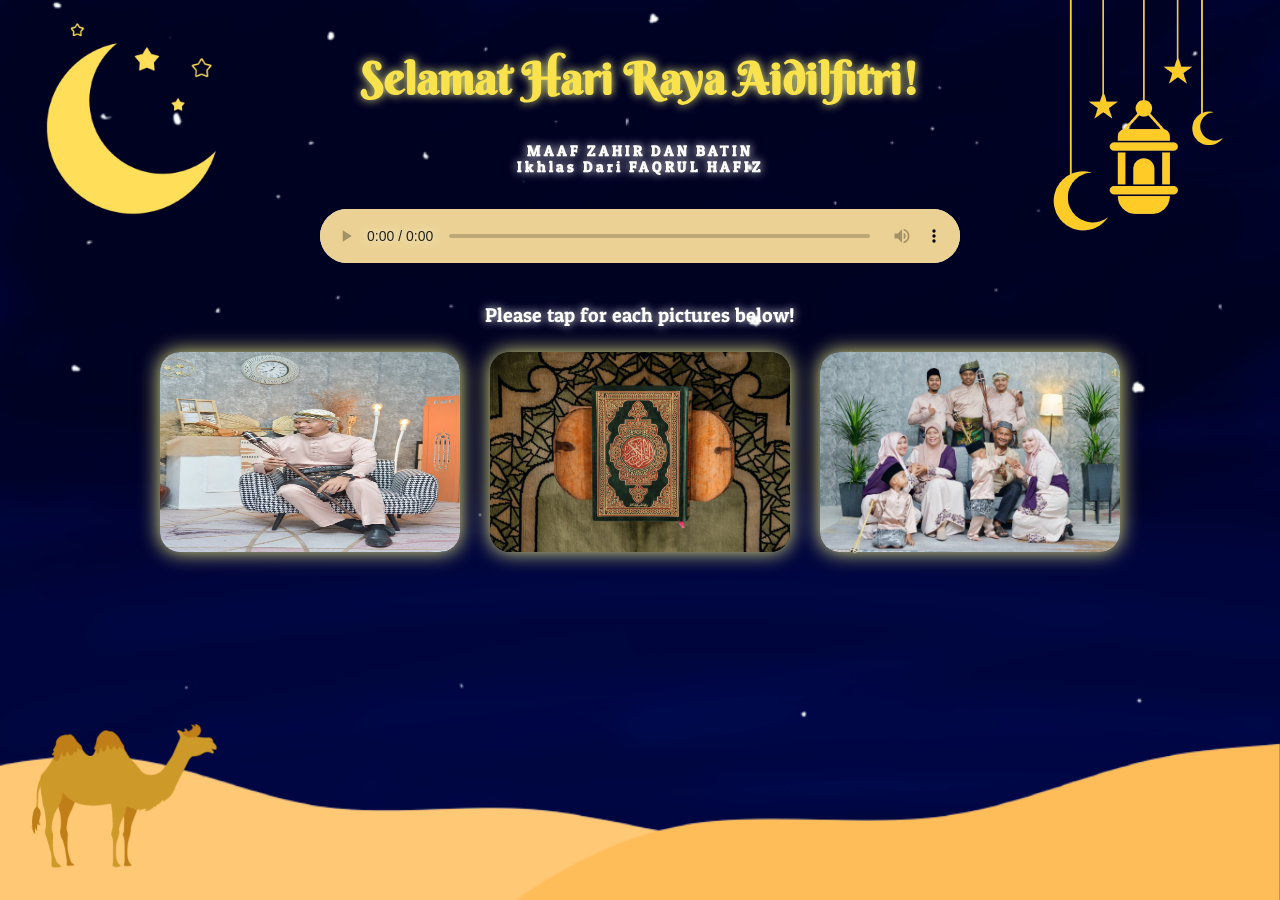
<file: index.html>
<!DOCTYPE html>
<html lang="en">
<head>
    <meta charset="UTF-8">
    <meta http-equiv="XA-UA-Compatible" content= "IE=edge">
    <meta name="viewport" content="width= device-width, initial scale=1.0">
    <link rel="stylesheet" href="styles.css">
    <link rel="icon" type="image/x-icon" href="favicon.svg">
    <link rel="preconnect" href="https://fonts.googleapis.com">
    <link rel="preconnect" href="https://fonts.gstatic.com" crossorigin>
    <link href="https://fonts.googleapis.com/css2?family=Aref+Ruqaa+Ink:wght@700&family=Berkshire+Swash&family=Patua+One&display=swap" rel="stylesheet">
    <title>Hafiz's Eid Card!</title>
</head>
<body>

<div class="container_moon">
    <img class="moon" src="mainpage/moon.png" alt="crescent moon">
</div>

<div class="container_lantern">
    <img class="lantern" src="mainpage/lantern.png" alt="lantern">
</div>

  <h1 class="float">Selamat Hari Raya Aidilfitri!</h1>
  <h2>MAAF ZAHIR DAN BATIN</h2>
  <h2>Ikhlas Dari FAQRUL HAFIZ</h2>

<div class="audio_player">
    <audio controls>
        <source src="https://i.top4top.io/m_3021tt3eu1.mp3" type="audio/mp3">
    </audio>
</div>

<img class="camel" src="mainpage/camel.png" alt="camel">
<img class="hill" src="mainpage/desert.png" alt="desert hill">

<p class="disclaimer">Please tap for each pictures below!</p>

<div class="container">
    <a href="message.html" class="message" target="blank">
        <img class="message_img" src="mainpage/01.jpg" alt="ucapan" width="300" height="200">
        <div class="message_overlay">
        <div class="message_title">Message</div>
        <p class="message_description">Read our Raya wishes here!</p>
        </div>
    </a>
    
    <a href="prayer.html" class="prayer" target="blank">
        <img class="prayer_img" src="mainpage/quran.jpg" alt="quran" width="300" height="200">
        <div class="prayer_overlay">
        <div class="prayer_title">Prayer</div>
        <p class="prayer_description">Let's read a prayer on Eid!</p>
        </div>
    </a>
    
    <a href="invitationpage.html" class="invitation" target="blank">
        <img class="invitation_img" src="mainpage/00.jpg" alt="hari raya food" width="300" height="200">
        <div class="invitation_overlay">
        <div class="invitation_title">Invitation</div>
        <p class="invitation_description">Come celebrate Eid with us!</p>
        </div>
    </a>
</div>   
</body>
</html>
</file>
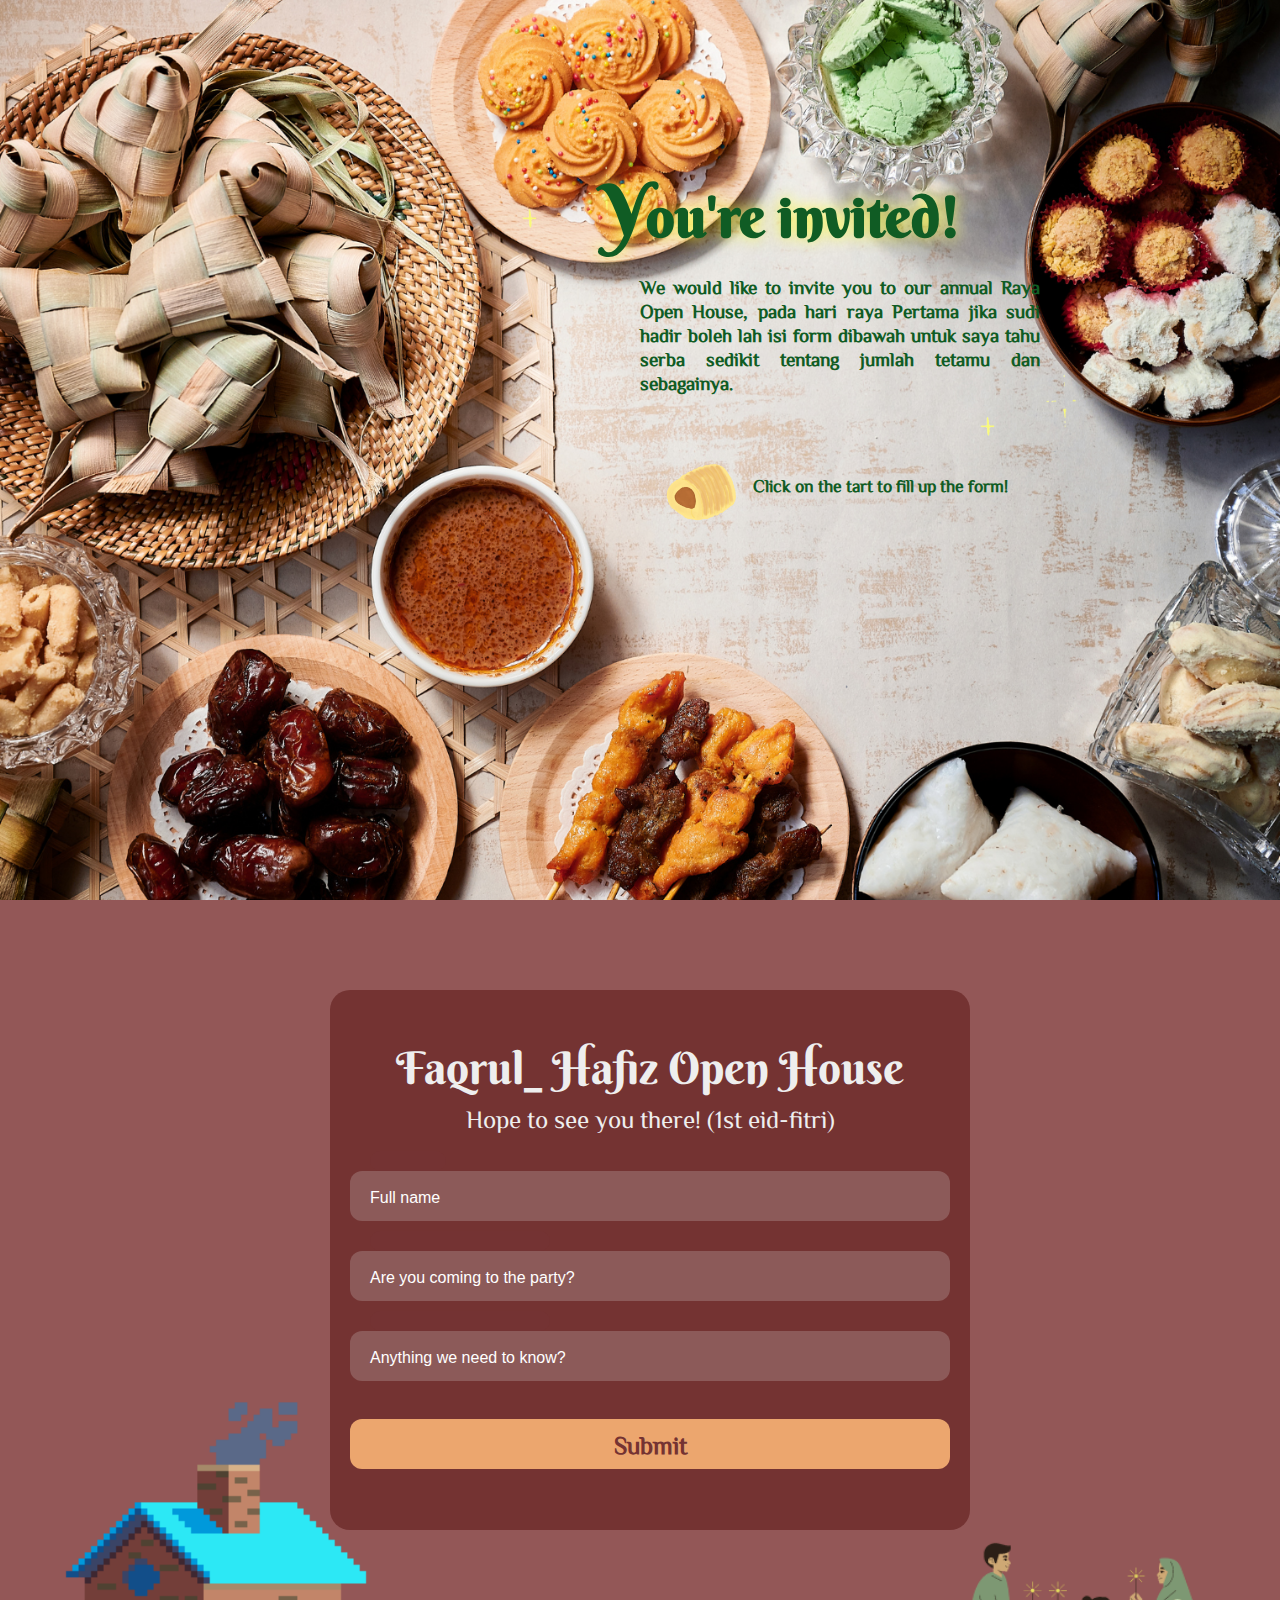
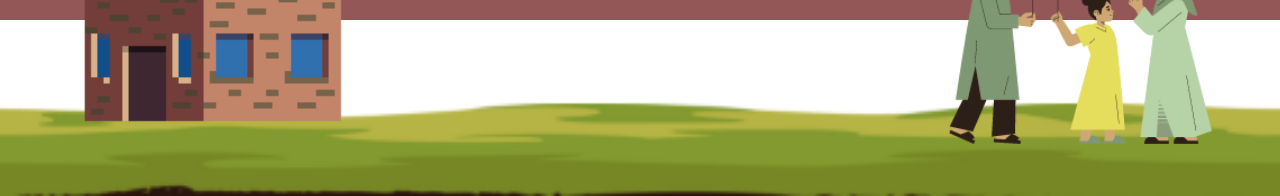
<file: invitationpage.html>
<!DOCTYPE html>
<html lang="en">
<head>
    <meta charset="UTF-8">
    <meta http-equiv="X-UA-Compatible" content="IE=edge">
    <meta name="viewport" content="width=device-width, initial-scale=1.0">
    <title>Invitation</title>
    <link rel="stylesheet" href="stylesi.css">
    <link rel="icon" type="image/x-icon" href="favicon.svg">
    <link rel="preconnect" href="https://fonts.googleapis.com">
    <link rel="preconnect" href="https://fonts.gstatic.com" crossorigin>
    <link href="https://fonts.googleapis.com/css2?family=Berkshire+Swash&family=Parisienne&family=ZCOOL+XiaoWei&display=swap" rel="stylesheet">
</head>

<body>
<img class="star1" src="invitationpage/star1.gif" alt="stars gif" width="150px">
<img class="star2" src="invitationpage/star2.gif" alt="stars gif" width="150px">

<div class="parallax"></div>
<h1 class="title"><span>Y</span>ou're invited!</h1>
<p class="invite_message">
    We would like to invite you to our annual Raya Open House, pada hari raya Pertama jika sudi hadir boleh lah isi form dibawah untuk saya tahu serba sedikit tentang jumlah tetamu dan sebagainya.
</p>
<a href="#form">
    <img class="tart" src="invitationpage/tart.png" alt="pineapple tart" width="70px">
</a>
<h5>Click on the tart to fill up the form!</h5>

<div class="bottom">
    <div class="div_form">
        <form id="form" class="form" action="https://formsubmit.co/faqrul669@gmail.com" method="POST">
            <div class="title2">Faqrul_ Hafiz Open House</div>
            <div class="subtitle">Hope to see you there! (1st eid-fitri)</div>
            <div class="input_container ic1">
                <input id="fullname" class="input" type="text" placeholder=" " name="fullname">
                <div class="cut"></div>
                <label for="fullname" class="placeholder">Full name</label>
            </div>
            <div class="input_container ic2">
                <input id="attendance" class="input" type="text" placeholder=" " name="attendance">
                <div class="cut cut-short"></div>
                <label for="attendance" class="placeholder">Are you coming to the party?</label>
            </div>
            <div class="input_container ic2">
                <input id="remarks" class="input" type="text" placeholder=" " name="remarks">
                <div class="cut cut-short"></div>
                <label for="remarks" class="placeholder">Anything we need to know?</label>
            </div>
            <button type="submit" class="submit">Submit</button>
        </form>
    </div>
</div>
<img src="invitationpage/grass.png" alt="grass" class="grass">
<img src="invitationpage/house2.gif" alt="house" class="house">
<img src="invitationpage/family.png" alt="family" class="family">
</body>
</html>
</file>
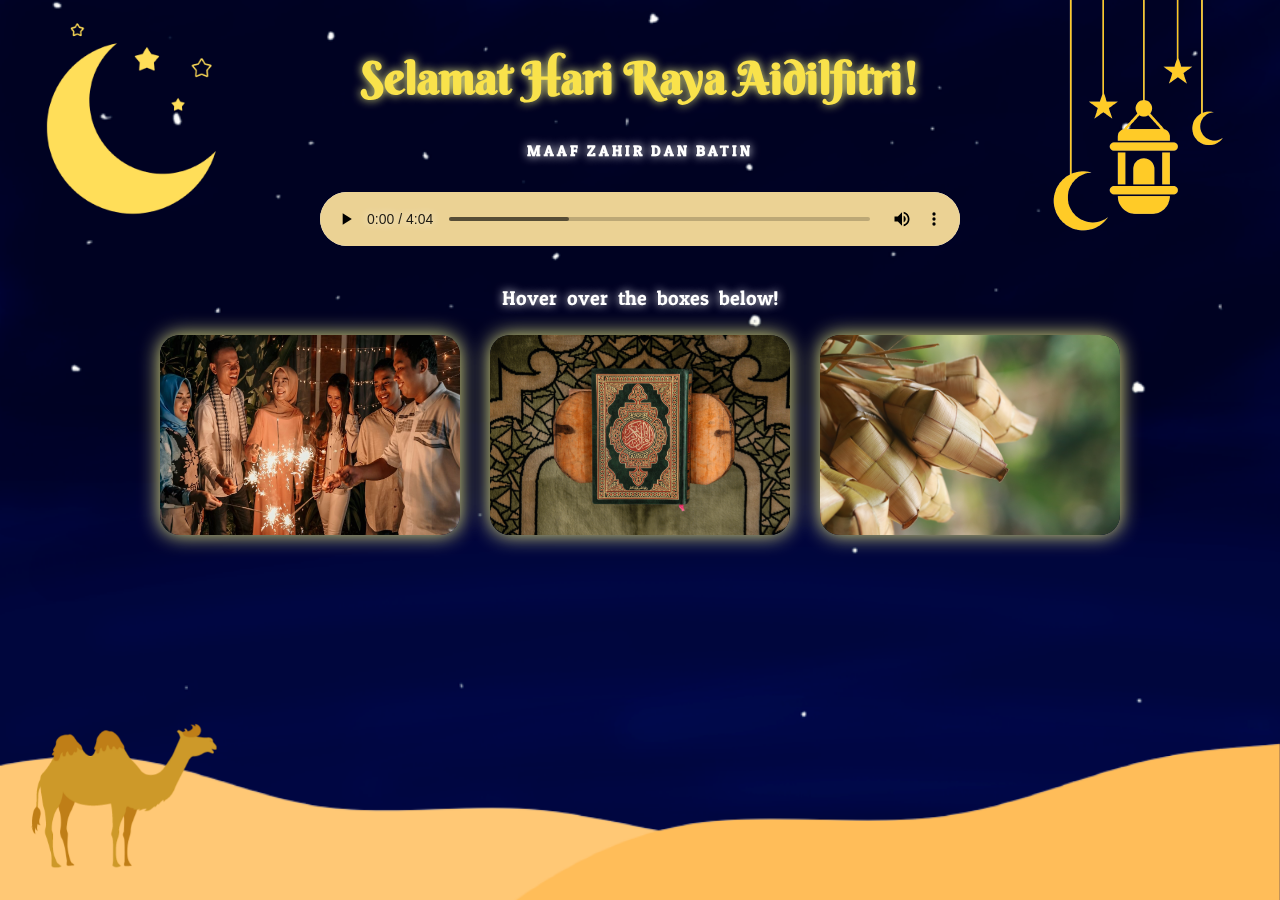
<file: main.html>
<!DOCTYPE html>
<html lang="en">
<head>
    <meta charset="UTF-8">
    <meta http-equiv="XA-UA-Compatible" content= "IE=edge">
    <meta name="viewport" content="width= device-width, initial scale=1.0">
    <link rel="stylesheet" href="styles.css">
    <link rel="icon" type="image/x-icon" href="favicon.svg">
    <link rel="preconnect" href="https://fonts.googleapis.com">
    <link rel="preconnect" href="https://fonts.gstatic.com" crossorigin>
    <link href="https://fonts.googleapis.com/css2?family=Aref+Ruqaa+Ink:wght@700&family=Berkshire+Swash&family=Patua+One&display=swap" rel="stylesheet">
    <title>Neeysa's Eid Card!</title>
</head>
<body>

<div class="container_moon">
    <img class="moon" src="mainpage/moon.png" alt="crescent moon">
</div>

<div class="container_lantern">
    <img class="lantern" src="mainpage/lantern.png" alt="lantern">
</div>

  <h1 class="float">Selamat Hari Raya Aidilfitri!</h1>
  <h2>MAAF ZAHIR DAN BATIN</h2>

<div class="audio_player">
    <audio controls>
        <source src="mainpage/rayasong1.mp3" type="audio/mp3">
    </audio>
</div>

<img class="camel" src="mainpage/camel.png" alt="camel">
<img class="hill" src="mainpage/desert.png" alt="desert hill">

<p class="disclaimer">Hover&nbsp; over&nbsp; the&nbsp; boxes&nbsp; below!</p>

<div class="container">
    <a href="message.html" class="message" target="blank">
        <img class="message_img" src="mainpage/fireworks.jpg" alt="people laughing with fireworks" width="300" height="200">
        <div class="message_overlay">
        <div class="message_title">Message</div>
        <p class="message_description">Read our Raya wishes here!</p>
        </div>
    </a>
    
    <a href="prayer.html" class="prayer" target="blank">
        <img class="prayer_img" src="mainpage/quran.jpg" alt="quran" width="300" height="200">
        <div class="prayer_overlay">
        <div class="prayer_title">Prayer</div>
        <p class="prayer_description">Let's read a prayer on Eid!</p>
        </div>
    </a>
    
    <a href="invitationpage.html" class="invitation" target="blank">
        <img class="invitation_img" src="mainpage/ketupat.jpg" alt="hari raya food" width="300" height="200">
        <div class="invitation_overlay">
        <div class="invitation_title">Invitation</div>
        <p class="invitation_description">Come celebrate Eid with us!</p>
        </div>
    </a>
</div>   
</body>
</html>
</file>
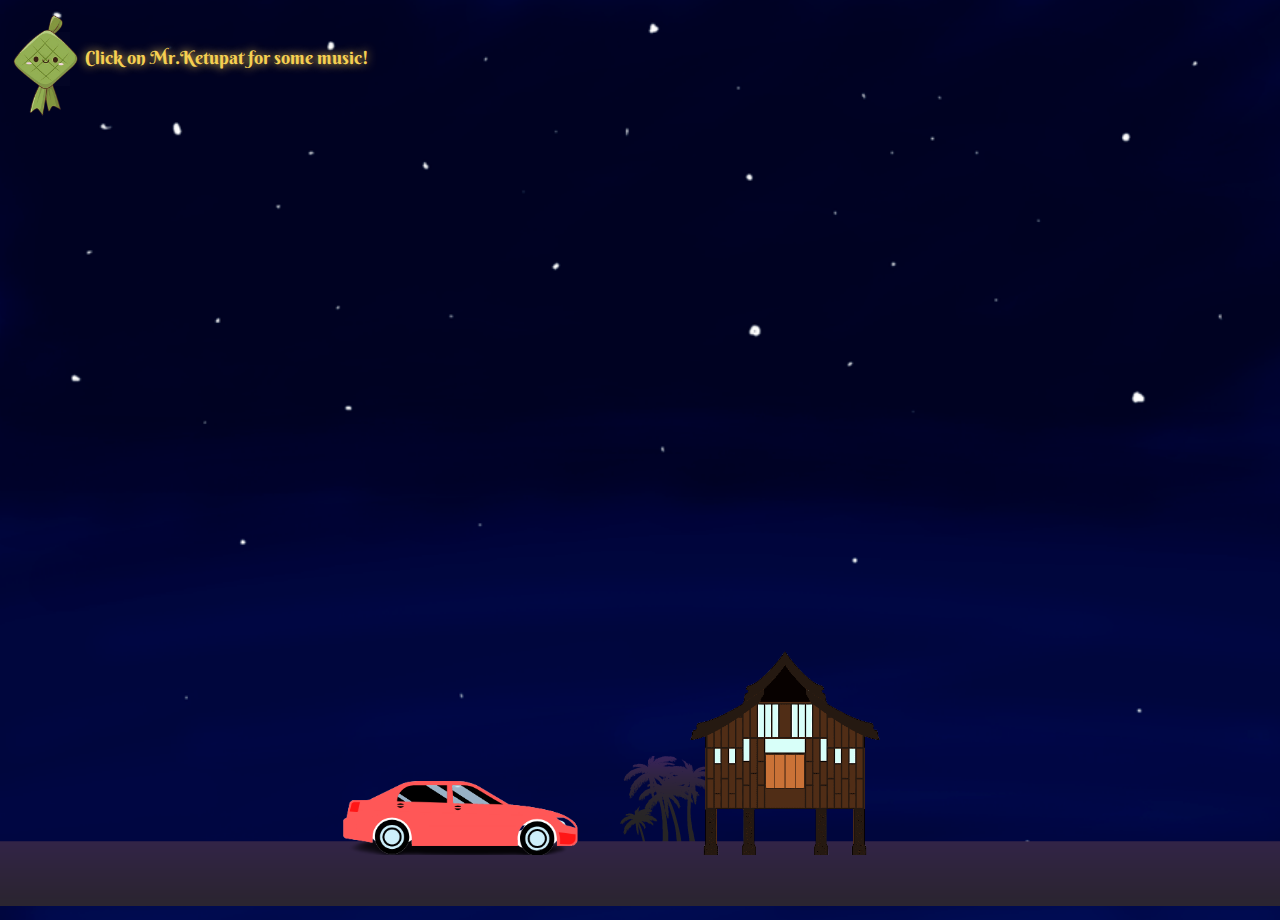
<file: message.html>
<!DOCTYPE html>
<html lang="en">
<head>
    <meta charset="UTF-8">
    <meta http-equiv="X-UA-Compatible" content="IE=edge">
    <meta name="viewport" content="width=device-width, initial-scale=1.0">
    <title>Message</title>
    <link rel="stylesheet" href="stylesm.css">
    <link rel="icon" type="image/x-icon" href="favicon.svg">
    <link href="https://fonts.googleapis.com/css2?family=Berkshire+Swash&family=ZCOOL+XiaoWei&display=swap" rel="stylesheet">
</head>
<body>
<div class="landscape"></div>
<img class="car" src="messagepage/car.png" alt="red car" width="250px" height="auto">
<img class="house" src="messagepage/kampung.png" alt="kampung house" width="190px" height="auto">

<div class="audioplayer">
    <audio controls autoplay>
        <source src="messagepage/rayasong2.mp3" type="audio/mp3">
        Your browser does not support the audio element.
    </audio>
</div>

<div class="play_button">
    <img src="messagepage/backbutton.png" alt="ketupat" width="70px" height="auto">
</div>

<p class="instruction">Click on Mr.Ketupat for some music!</p>

<div class="container">
    <h1>Selamat Hari Raya!</h1>
    <p class="message">
        Cahaya Ramadan berlalu pergi, tibanya Aidilfitri, maaf segala peri, Semoga ikatan kekal dihati, Selamat Hari Raya Maaf Zahir Batin. Satu Syawal menjelang tiba, semoga perayaan kali ini sentiasa ceria, salam lebaran kini di pinta, mohon maaf sekiranya terkasar bahasa.
        Selamat Hari Raya diraikan bersama. Salam Aidilfitri, Minal 'Aidin wal-Faizin, Andai langkah membekas lara, Ada kata menusuk sukma, Ada tingkah menoreh luka, Maka maafkanlah kesilapan saya..Akhir kata saya ingin mengucapakan selamat hari raya 2024/ 1445H #Hari kemenangan umat islam..
        Allahu Akbar, Allahu Akbar, Allahu Akbar, Walillahilhamd.
    </p>
</div>
    
<div class="firework" id="firework1">
    <div class="spark"></div>
    <div class="spark"></div>
    <div class="spark"></div>
    <div class="spark"></div>
    <div class="spark"></div>
    <div class="spark"></div>
    <div class="spark"></div>
    <div class="spark"></div>
    <div class="spark"></div>
    <div class="spark"></div>
    <div class="spark"></div>
    <div class="spark"></div>
</div>

<div class="firework" id="firework2">
    <div class="spark"></div>
    <div class="spark"></div>
    <div class="spark"></div>
    <div class="spark"></div>
    <div class="spark"></div>
    <div class="spark"></div>
    <div class="spark"></div>
    <div class="spark"></div>
    <div class="spark"></div>
    <div class="spark"></div>
    <div class="spark"></div>
    <div class="spark"></div>
</div>

<div class="firework" id="firework3">
    <div class="spark"></div>
    <div class="spark"></div>
    <div class="spark"></div>
    <div class="spark"></div>
    <div class="spark"></div>
    <div class="spark"></div>
    <div class="spark"></div>
    <div class="spark"></div>
    <div class="spark"></div>
    <div class="spark"></div>
    <div class="spark"></div>
    <div class="spark"></div>
</div>

<div class="firework" id="firework4">
    <div class="spark"></div>
    <div class="spark"></div>
    <div class="spark"></div>
    <div class="spark"></div>
    <div class="spark"></div>
    <div class="spark"></div>
    <div class="spark"></div>
    <div class="spark"></div>
    <div class="spark"></div>
    <div class="spark"></div>
    <div class="spark"></div>
    <div class="spark"></div>
</div>

<div class="firework" id="firework5">
    <div class="spark"></div>
    <div class="spark"></div>
    <div class="spark"></div>
    <div class="spark"></div>
    <div class="spark"></div>
    <div class="spark"></div>
    <div class="spark"></div>
    <div class="spark"></div>
    <div class="spark"></div>
    <div class="spark"></div>
    <div class="spark"></div>
    <div class="spark"></div>
</div>

<div class="firework" id="firework6">
    <div class="spark"></div>
    <div class="spark"></div>
    <div class="spark"></div>
    <div class="spark"></div>
    <div class="spark"></div>
    <div class="spark"></div>
    <div class="spark"></div>
    <div class="spark"></div>
    <div class="spark"></div>
    <div class="spark"></div>
    <div class="spark"></div>
    <div class="spark"></div>
</div>
</body>
</html>
</file>
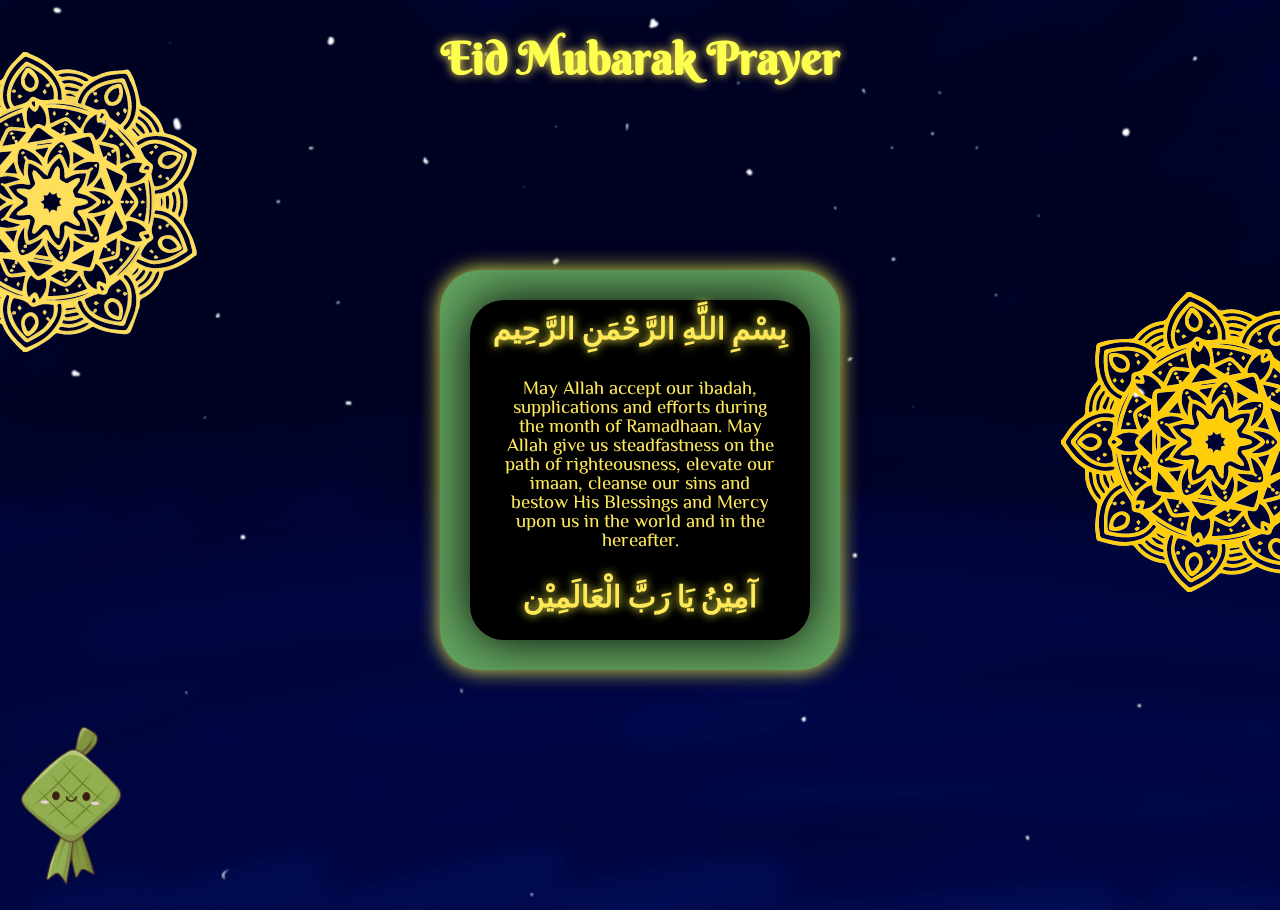
<file: prayer.html>
<!DOCTYPE html>
<html lang="en">
<head>
    <meta charset="UTF-8">
    <meta http-equiv="X-UA-Compatible" content="IE=edge">
    <meta name="viewport" content="width=device-width, initial-scale=1.0">
    <title>Prayer</title>
    <link rel="stylesheet" href="stylesp.css">
    <link rel="icon" type="image/x-icon" href="favicon.svg">
    <link rel="preconnect" href="https://fonts.googleapis.com">
    <link rel="preconnect" href="https://fonts.gstatic.com" crossorigin>
    <link href="https://fonts.googleapis.com/css2?family=Berkshire+Swash&family=ZCOOL+XiaoWei&display=swap" rel="stylesheet">
</head>
<body>
<img class="design1" src="prayerpage/mandela1.png" alt="arabic motif">
<img class="design2" src="prayerpage/mandela2.png" alt="arabic motif">

<section>
    <h1 class="prayer_title">Eid Mubarak Prayer</h1>
</section>

<main class="container_prayerbox">
    <div class="border">
        <h2 class="top_text">بِسْمِ اللَّهِ الرَّحْمَنِ الرَّحِيم</h2>
        <p class="middle_text">
        May Allah accept our ibadah, supplications and efforts during the month of Ramadhaan. May Allah give us steadfastness on the path of righteousness, elevate our imaan, cleanse our sins and bestow His Blessings and Mercy upon us in the world and in the hereafter.
        </p>
        <h3 class="bottom_text">ﺁﻣِﻴْﻦُ ﻳَﺎ ﺭَﺏَّ ﺍﻟْﻌَﺎﻟَﻤِﻴْﻦ</h3>
    </div>
</main>

<a class="container_backbutton" href="main.html">
    <img class="backbutton" src="prayerpage/backbutton.png" alt="cute ketupat illustration">
    <h3 class="hidden">Back to Home</h3>
</a>
</body>
</html>
</file>
<file: styles.css>
* body {
    padding: 0;
    margin: 0;
    min-height: 100vh;
    background-image: url(background.png);
    height: 100%;
    width: 100%;
    background-position: center;
    background-repeat: no-repeat;
    background-size: cover;
}

@viewport {
  width: device-width ;
  zoom: 1.0 ;
}

  .container_moon {
    position: relative;
  }

  .moon {
    position: absolute;
    top: 20px;
    left: 30px;
    width: 200px;
    height: 200px;
    background: transparent;
  }

  .container_lantern {
    position: relative;
  }

  .lantern {
    position: absolute;
    top: -10px;
    right: 10px;
    width: 250px;
    height: 250px;
    background: transparent;
  }
  
  h1 {
    font-family: 'Berkshire Swash', cursive;
    font-size: 45px;
    text-align: center;
    color: #f9e24b;
    text-shadow: 0px 0px 10px #eced84;
    margin: auto;
    padding: 50px;
  }

  .float { 
    animation-name: float;
    animation-duration: 3s;
    animation-iteration-count: infinite;
    animation-timing-function: ease-in-out;
}
 
  @keyframes float {
    0% { transform: translate(0,  0px); }
    50%  { transform: translate(0, 10px); }
    100%   { transform: translate(0, -0px); }   
}

  h2 {
    font-family: 'Patua One', cursive;
    font-size: 15px;
    text-align: center;
    letter-spacing: 3px;
    color: #ffffff;
    text-shadow:0px 0px 10px #ffffff;
    margin-top: -1em;
    animation-name: animate-pop;
    animation-duration: 2s;
  }

  .audio_player {
    display: flex;
    justify-content: center;
    align-items: center;
  }

  audio {
    background: transparent;
    width: 50%;
    padding: 20px;
    animation-name: animate-pop;
    animation-duration: 2s;
  }

  audio::-webkit-media-controls-panel {
    background-color: #ebd294;
  }

  .hill {
    z-index: -100;
    position: fixed;
    bottom: 0px;
    right: 0px;
    width: 100%;
    height: 50%;
  }
  
  .camel {
    position: fixed;
    z-index: 1;
    bottom: 30px;
    left: 30px;
    width: 190px;
    height: auto;
  }

  .disclaimer {
    font-family: 'Patua One', cursive;
    font-size: 20px;
    text-shadow: 0px 0px 10px #ffffff;
    text-align: center;
    color: #ffffff;
    margin-bottom: -1.5em;
    animation-name: animate-pop;
    animation-duration: 2s;
  }
  .container {
    display: flex;
    flex-flow: row wrap;
    justify-content: center;
    align-items: center;
    margin: 30px;
    padding: auto;
  }
  
  .message, .prayer, .invitation {
    position: relative;
    width: 300px;
    height: 200px;
    margin: 15px;
    top: 10px;
    background: transparent;
    
  }
  
  .message_img, .prayer_img, .invitation_img {
    display: block;
    width: 100%;
    border-radius: 20px;
    box-shadow: 0px 0px 20px #eced84;
    animation-name: animate-pop;
    animation-duration: 3s;
  }
  
  .message_overlay, .prayer_overlay, .invitation_overlay {
    position: absolute;
    top: 0;
    left: 0;
    width: 100%;
    height: 100%;
    background: rgba(0, 0, 0, 0.7);
    color: #ffffff;
    font-family: 'Aref Ruqaa Ink', serif;
    border-radius: 20px;
    display: flex;
    flex-flow: row wrap;
    align-items: center;
    justify-content: center;
    opacity: 0;
    transition: opacity 0.25s;
  }
  
  .message_overlay > *, .prayer_overlay > *, .invitation_overlay > * {
    transform: translateY(20px);
    transition: transform 0.25s;
  }
  
  .message_overlay:hover, .prayer_overlay:hover, .invitation_overlay:hover {
    opacity: 1;
  }
  
  .message_overlay:hover > *, .prayer_overlay:hover > *, .invitation_overlay:hover > * {
    transform: translateY(0);
  }
  
  .message_title, .prayer_title, .invitation_title {
    font-size: 2em;
    background: transparent;
  }
  
  .message_description, .prayer_description, .invitation_description {
    font-size: 1.25em;
    margin-top: -4em;
    text-align: center;
    background: transparent;
  } 

  @keyframes animate-pop {
    0% {
      opacity: 0;
    }

    100% {
      opacity: 1;
    }
  }

  @media screen and (max-width:900px) {
    .moon {
      display: none;
    }

    .lantern {
      display: none;
    }
  }

  @media screen and (max-width:600px) {
    .moon {
      display: none;
    }

    .lantern {
      display: none;
    }

    .camel {
      z-index: -98;
    }
  }
</file>
<file: stylesi.css>
html body {
    padding: 0;
    margin: 0;
    height: 100vh;

}

html {
    scroll-behavior: smooth;
}

.parallax {
    background-image: url("invitationpage/background.png");
    height: 100vh;
    width: 100vw;
    background-attachment: fixed;
    background-position: center;
    background-repeat: no-repeat;
    background-size: cover;
}

.star1 {
    position: absolute;
    top: 10rem;
    left: 30rem;
}

.star2 {
    position: absolute;
    top: 23rem;
    right: 12rem;
}

span {
    font-size: 4.5rem;
}

.title {
    font-family: 'Berkshire Swash', cursive;
    font-size: 3.5rem;
    font-weight: bolder;
    color: rgb(16, 92, 36);
    text-shadow: 0px 0px 15px rgb(247, 247, 85);
    position: absolute;
    top: 8rem;
    right: 20rem;
    animation: float 3s ease-in-out infinite;
}

@keyframes float {
    0% { transform: translate(0,  0px); }
    50%  { transform: translate(0, 15px); }
    100%   { transform: translate(0, -0px); }   
}

.invite_message {
    font-family: 'ZCOOL XiaoWei', serif;
    font-size: 1.2rem;
    font-weight: bold;
    line-height: 24px;
    color: rgb(16, 92, 36);
    height: 200px;
    width: 400px;
    text-align: justify;
    position: absolute;
    top: 16rem;
    right: 15rem;
}

.tart {
    position: absolute;
    top: 29rem;
    right: 34rem;
}

h5 {
    font-family: 'ZCOOL XiaoWei', serif;
    font-size: 1.1rem;
    font-weight: bold;
    color: rgb(16, 92, 36);
    position: absolute;
    top: 28rem;
    right: 17rem;
}

.bottom {
    height: 700px;
    width: 100vw;
    background-color: rgb(147, 87, 87);   
    display: flex;
    flex-flow: column nowrap;
    justify-content: center;
    align-items: center;
    padding: 10px;
}

.form {
    background-color: #743332;
    border-radius: 20px;
    height: 500px;
    padding: 20px;
    width: 600px;
}

.title2 {
    color: #eee;
    font-family: 'Berkshire Swash', cursive;
    font-size: 45px;
    text-align: center;
    margin-top: 30px;
}

.subtitle {
    color: #eee;
    font-family: 'ZCOOL XiaoWei', serif;
    font-size: 25px;
    font-weight: 300;
    text-align: center;
    margin-top: 10px;
}

.input_container {
    height: 50px;
    position: relative;
    width: 100%;
}

.ic1 {
    margin-top: 40px;
}
  
.ic2 {
    margin-top: 30px;
}
  
.input {
    background-color: #8c5a59;
    border-radius: 12px;
    border: 0;
    box-sizing: border-box;
    color: rgb(255, 255, 255);
    font-size: 18px;
    height: 100%;
    outline: 0;
    padding: 4px 20px 0;
    width: 100%;
}
  
.cut {
    background-color: #743333;
    border-radius: 10px;
    height: 20px;
    left: 20px;
    position: absolute;
    top: -20px;
    transform: translateY(0);
    transition: transform 200ms;
    width: 76px;
}
  
.cut-short {
    width: 180px;
}
  
.input:focus ~ .cut,
.input:not(:placeholder-shown) ~ .cut {
    transform: translateY(10px);
}
  
.placeholder {
    color: #ffffff;
    font-family: sans-serif;
    left: 20px;
    line-height: 14px;
    pointer-events: none;
    position: absolute;
    transform-origin: 0 50%;
    transition: transform 200ms, color 200ms;
    top: 20px;
}
  
.input:focus ~ .placeholder,
.input:not(:placeholder-shown) ~ .placeholder {
    transform: translateY(-30px) translateX(10px) scale(0.8);
}
  
.input:not(:placeholder-shown) ~ .placeholder {
    color: #8c5a59;
}
  
.input:focus ~ .placeholder {
    color: #ffffff;
}
  
.submit {
    background-color: #eca66e;
    border-radius: 12px;
    border: 0;
    box-sizing: border-box;
    color: #743332;
    cursor: pointer;
    font-family: 'ZCOOL XiaoWei', serif;
    font-size: 25px;
    font-weight: bold;
    height: 50px;
    margin-top: 38px;
    outline: 0;
    text-align: center;
    width: 100%;
}
  
.submit:active {
    background-color: #fff;
}

.grass {
    width: 100vw;
    height: auto;
    position: absolute;
    bottom: -56rem;
}

.house {
    width: 400px;
    position: absolute;
    bottom: -56rem;
    left: 1rem;
}

.family {
    width: 300px;
    position: absolute;
    bottom: -54rem;
    right: 3rem;
}

@media screen and (max-width: 1080px) {
    * body {
        margin: 0;
        padding: 0;
        background-image: url(invitationpage/background.png);
        height: auto;
        background-repeat: no-repeat;
        background-position: center;
        background-size: cover;
        background-attachment: fixed;
        overflow-y: hidden;
        overflow-x: hidden;
    }

    .bottom {
        width: 100;
        height: auto;
        background-color: transparent; 
        margin: 30px;
        }
    
    .div_form { 
        display: flex;
        justify-content: center;
        align-items: center;
        padding: 20px;
        margin-top: 2rem;
    }
    
    .form {
        margin: auto;
        padding: 14px;
        width: 100vw;
        height: auto;
    }

    .title2 {
        font-size: 35px;
    }

    .subtitle {
        font-size: 20px;
    }

    .parallax, .star1, .star2, .grass, .house, .invite_message, .title, .family, .tart, h5 {
        display: none;
    }
}
</file>
<file: stylesm.css>
* body {
    padding: 0;
    margin: 0;
    min-height: 100vh;
    background-image: url(background.png);
    height: 100%;
    width: 100%;
    background-position: center;
    background-repeat: repeat;
    background-size: cover;
    overflow-y: hidden;
}

@viewport {
    width: device-width;
    zoom: 1.0 ;
  }

.landscape {
    width: 100%;
    height: 150px;
    background: url(messagepage/landscape.png);
    display: block;
    position: absolute;
    bottom: -0.4rem;
    left: 0%;
}

.car {
    position: absolute;
    bottom: 5%;
    left: 26%;
    animation: suspension 1s linear infinite;
}

@keyframes suspension {
    0% {
        transform: translateY(-1px);
    }
    50% {
        transform: translateY(2px);
    }
    100% {
        transform: translateY(-1px);
    }
}

.house {
    position: absolute;
    bottom: 5%;
    right: 25rem;
    animation: appear 7s linear;
}

@keyframes appear {
    0% {
        transform: translateX(300px);
    }
}

.audioplayer {
    position: absolute;
    width: 70px;
    height: 70px;
    z-index: 1;
    font-size: 25px;
    overflow: hidden;
    text-align: center;
}

audio {
    position: absolute;
    top: 12px;
    left: 20px;
    z-index: 2;
    opacity: 0.01;
}

.play_button {
    position: absolute;
    top: 15px;
    left: 10px;
}

.instruction {
    font-family: 'Berkshire Swash', cursive;
    font-size: 18px;
    color: #f5cf52;
    text-shadow: 0px 0px 10px #f5cf52;
    position: absolute;
    top: 28px;
    left: 85px;
}

.container {
    display: flex;
    justify-content: center;
    align-items: center;
    flex-flow: column nowrap;
    margin: 20px;
    padding: 20px;
}

h1 {
    font-family: 'Berkshire Swash';
    font-size: 20px;
    text-align: center;
    color: #f9e24b;
    transform: translateY(-100vh);
    animation: floatDownEnlarge 6s forwards;
    animation-delay: 5s;
}

@keyframes floatDownEnlarge {
    100% {
        margin: -1rem;
        font-size: 35px;
        transform: translateY(12vh);
        text-shadow: 0px 0px 10px #f5cf52;
    }
}

.message {
    font-family: 'ZCOOL XiaoWei', serif;
    font-size: 20px;
    text-align: center;
    line-height: 1.5rem;
    color: #f9e24b;
    width: 500px;
    height: 500px;
    transform: translateY(-100vh);
    animation: floatDown 6s forwards;
    animation-delay: 5s;
}

@keyframes floatDown {
    100% {
        transform: translateY(14vh);
    }
}

.firework {
    position: absolute;
}

.spark {
    position: absolute;
    left: 200px;
    bottom: 200px;
    width: 4px;
    height: 80px;
    transform-origin: 50% 100%;
    /*background-color: rgb(202, 35, 35);*/
    overflow: hidden;
}

.spark:nth-child(1) {
    transform:rotate(0deg) translateY(-15px);
}

.spark:nth-child(2) {
    transform: rotate(30deg) translateY(-15px);
}

.spark:nth-child(3) {
    transform: rotate(60deg) translateY(-15px);
}

.spark:nth-child(4) {
    transform: rotate(90deg) translateY(-15px);
}

.spark:nth-child(5) {
    transform: rotate(120deg) translateY(-15px);
}

.spark:nth-child(6) {
    transform: rotate(150deg) translateY(-15px);
}

.spark:nth-child(7) {
    transform: rotate(180deg) translateY(-15px);
}

.spark:nth-child(8) {
    transform: rotate(210deg) translateY(-15px);
}

.spark:nth-child(9) {
    transform: rotate(240deg) translateY(-15px);
}

.spark:nth-child(10) {
    transform: rotate(270deg) translateY(-15px);
}

.spark:nth-child(11) {
    transform: rotate(300deg) translateY(-15px);
}

.spark:nth-child(12) {
    transform: rotate(330deg) translateY(-15px);
}

.spark::before {
    content: '';
    position: absolute;
    left: 0;
    right: 0;
    top: 100%;
    height: 40px;
    background-color: #f5cf52;
}

@keyframes spark {
    0% {
        top: 100%;
    }

    33% , 100% {
        top: -50%;
    }
}

#firework1 {
	left: 4rem;
	top: 400px;
	transform: scale(1.1);
}

#firework1 .spark::before {
	animation: spark 2s .4s ease-in-out infinite;
    background-color: rgb(228, 94, 94);
}

#firework2 {
	left: -3rem;
	top: 500px;
	transform: scale(.8);
}

#firework2 .spark::before {
	animation: spark 2s .6s ease-in-out infinite;
    background-color: rgb(239, 117, 239);
}

#firework3 {
	left: 15rem;
	top: 480px;
	transform: scale(.5);
}

#firework3 .spark::before {
	animation: spark 2s .4s ease-in-out infinite;
    background-color: yellow;
}

#firework4 {
	right: 25rem;
	top: 470px;
	transform: scale(1);
}

#firework4 .spark::before {
	animation: spark 2s .4s ease-in-out infinite;
    background-color: rgb(228, 94, 94);
}

#firework5 {
    right: 30rem;
	top: 300px;
	transform: scale(.8);
}

#firework5 .spark::before {
	animation: spark 2s .6s ease-in-out infinite;
    background-color: rgb(239, 117, 239);
}

#firework6 {
	left: 55rem;
	top: 450px;
	transform: scale(.5);
}

#firework6 .spark::before {
	animation: spark 2s .4s ease-in-out infinite;
    background-color: yellow;
}

@media screen and (max-width: 500px) {
    html, body {
        width: 100%;
        height: 100%;
        margin: 0;
        padding: 0;
        overflow-x: hidden;
    }

    .landscape {
        position: fixed;
        bottom: 0%;
    }

    .house {
        width: 200px;
        height: auto;
        position: fixed;
        left: 260px;
        animation: none;
    }

    .car {
        width: 200px;
        height: auto;
        position: fixed;
        z-index: 1;
        left: 20px;
        animation: none;
    }

    h1 {
        transform: translateY(-100vh);
        animation: floatDownEnlarge 6s forwards;
    }
    
    @keyframes floatDownEnlarge {
        100% {
            margin: -1rem;
            font-size: 35px;
            transform: translateY(8vh);
            text-shadow: 0px 0px 10px #f5cf52;
        }
    }

    .message {
        width: auto;
        height: auto;
        transform: translateY(-100vh);
        animation: floatDown 6s forwards;
    }
    
    @keyframes floatDown {
        100% {
            transform: translateY(9vh);
        }
    }

    #firework1, #firework2, #firework3, #firework6 {
        display: none;
    }

    #firework4 {
        transform: scale(0.8);
        top: 250px;
        right: 250px;
        z-index: -999;
    }

    #firework5 {
        top: 250px;
        right: 570px;
        z-index: -999;
    }

    .audioplayer {
        display: none;
    }

    .play_button {
        display: none;
    }

    .instruction {
        display: none;
    }
}

@media screen and (max-width: 320px) {
    .car {
        display: none;
    }

    .house {
        display: none;
    }

    #firework1, #firework2, #firework3, #firework6 {
        display: none;
    }

    #firework4 {
        transform: scale(0.5);
        top: 150px;
        right: 140px;
        z-index: -999;
    }

    #firework5 {
        transform: scale(0.5);
        top: 150px;
        right: 360px;
        z-index: -999;
    }

    h1 {
        transform: translate(0);
        font-size: 20px;
        width: auto;
        height: auto;
        margin-top: -0.5rem;
        animation: none;
    }

    .message {
        transform: translate(0);
        font-size: 15px;
        width: auto;
        height: auto;
        animation: none;
    }
}
</file>
<file: stylesp.css>
* body {
    padding: 0;
    margin: 0;
    min-height: 100vh;
    background-image: url(background.png);
    height: 100%;
    width: 100%;
    background-position: center;
    background-repeat: no-repeat;
    background-size: cover;
    overflow-y: hidden;
}

.design1 {
    position: fixed;
    width: auto;
    height: auto;
    top: -3em;
    left: -12em;
    z-index: -999;
    background: transparent;
    -webkit-animation: spin 11s linear infinite;
    -moz-animation:spin 11s linear infinite;
    animation: spin 11s linear infinite;
}

.design2 {
    position: fixed;
    width: auto;
    height: auto;
    top: 12em;
    right: -12em;
    z-index: -998;
    background: transparent;
    -webkit-animation: spin 11s linear infinite;
    -moz-animation:spin 11s linear infinite;
    animation: spin 10s linear infinite;
}

@-moz-keyframes spin { 
    100% { -moz-transform: rotate(360deg); } 
}

@keyframes spin { 
    100% {-webkit-transform: rotate(360deg);
    transform:rotate(360deg);}
}

.prayer_title {
    font-family: 'Berkshire Swash', cursive;
    font-size: 45px;
    color: #fcff4d;
    text-align: center;
    margin: 10px;
    padding: 20px;
    text-shadow: 0px 0px 10px #ffe959;
}

.container_prayerbox {
    width: 400px;
    height: 400px;
    background-color: #62a460;
    position: fixed;
    top: 50%;
    left: 50%;
    transform: translate(-50%, -45%);
    display: flex;
    justify-content: center;
    align-items: center;
    flex-flow: column nowrap;
    border-radius: 10%;
    box-shadow: 0px 0px 20px #fcff4d;
    animation-duration: 3s;
    animation-name: animate-pop;
    animation-timing-function: cubic-bezier(0.175, 0.885, 0.32, 1.275)
}

.border {
    width:340px;
    height: 340px;
    border-radius: 10%;
    box-shadow: 0px 0px 50px #000;
    background-color: rgb(0, 0, .7);
    animation-name: animate-pop;
}

.top_text {
    font-family: 'Berkshire Swash', cursive;
    font-size: 30px;
    color: #ffe959;
    text-shadow: 0px 0px 10px #fcff4d;
    text-align: center;
    margin: 10px;
    animation-name: animate-pop;
}

.middle_text {
    font-family: 'ZCOOL XiaoWei', serif;
    font-size: 19px;
    color: #ffe959;
    text-align: center;
    margin: 15px;
    padding: 15px;
    animation-name: animate-pop;
}

.bottom_text {
    font-family: 'Berkshire Swash', cursive;
    font-size: 30px;
    color: #ffe959;
    text-shadow: 0px 0px 10px #fcff4d;
    text-align: center;
    margin: 10px;
    padding: 0px;
    animation-name: animate-pop;
}

@keyframes animate-pop {
    0% {
      opacity: 0;
    }
  
    100% {
      opacity: 1;
    }
}

.container_backbutton {
    position: relative;
}

.backbutton {
    width: 110px;
    height: auto;
    position: fixed;
    bottom: 15px;
    left: 15px;
}

.hidden {
    font-family: 'Berkshire Swash', cursive;
    color: #fcff4d;
    font-size: 25px;
    position: fixed;
    bottom: 20px;
    left: 120px;
    opacity: 0;
}

.backbutton:hover {
    width: 120px;
    transform: rotate(-15deg);
}

.backbutton:hover + .hidden {
    opacity: 1;
}

@media screen and (max-width:500px) {
    .design2 {
        top: 20rem;
    }

    .container_prayerbox, .border {
        width: 100%;
        height: auto;
    }

    .container_prayerbox {
        position: relative;
    }

    .border {
        position: absolute;
        top: 0;
        left: 0;
    }

    .backbutton {
        width: 75px;
        height: auto;
    }

    .backbutton:hover {
        width: 85px;
    }
}

@media screen and (max-width:320px) {
    * body {
        width: 100%;
        height: 500px;
        overflow-y: hidden;
    }

    .design1, .design2 {
        display: none;
    }

    .container_prayerbox, .border {
        width: 100%;
        height: auto;
    }

    .container_prayerbox {
        position: fixed;
    }

    .border {
        position: fixed;
        top: -6em;
    }

    .backbutton {
        width: 50px;
        height: auto;
    }

    .hidden {
        font-size: 19px;
        position: fixed;
        bottom: 1em;
        left: 4.5rem;
        opacity: 0;
    }

    .backbutton:hover {
        width: 55px;
    }

    .backbutton:hover + .hidden {
        opacity: 1;
    }
}
</file>
